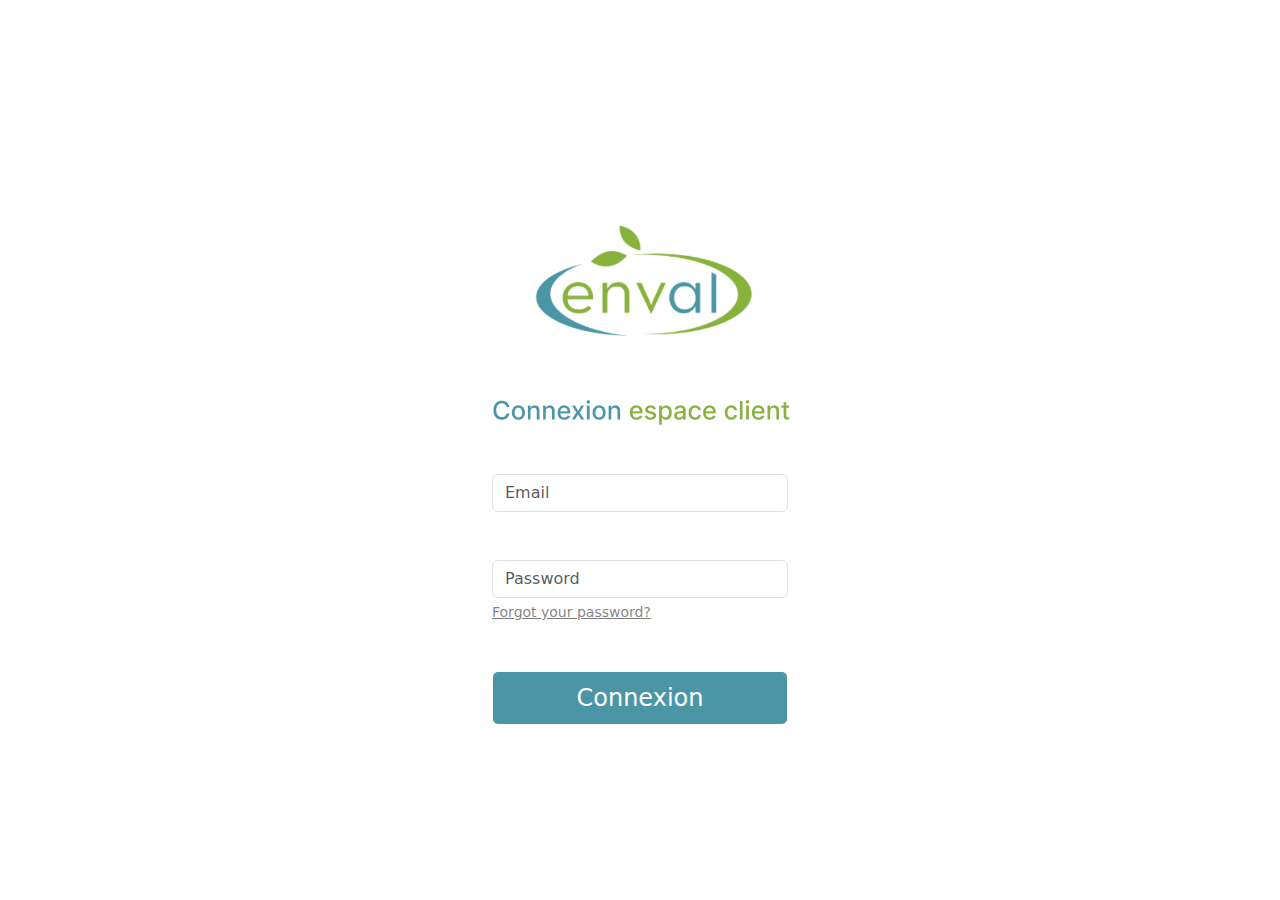
<file: index.html>
<!DOCTYPE html>
<html lang="en">
<head>
    <meta charset="UTF-8">
    <meta http-equiv="X-UA-Compatible" content="IE=edge">
    <meta name="viewport" content="width=device-width, initial-scale=1.0">
    <title>Dashboard</title>
    <link rel="stylesheet" href="https://cdn.jsdelivr.net/npm/bootstrap@5.3.0-alpha2/dist/css/bootstrap.min.css">
    <link rel="stylesheet" href="https://cdn.jsdelivr.net/npm/bootstrap-icons@1.5.0/font/bootstrap-icons.css">

    <link rel="stylesheet" href="style.css">

    <link rel="stylesheet" href="https://cdnjs.cloudflare.com/ajax/libs/font-awesome/6.3.0/css/all.min.css" integrity="sha512-SzlrxWUlpfuzQ+pcUCosxcglQRNAq/DZjVsC0lE40xsADsfeQoEypE+enwcOiGjk/bSuGGKHEyjSoQ1zVisanQ==" crossorigin="anonymous" referrerpolicy="no-referrer" />
    
</head>
<body class="d-flex justify-content-center align-items-center" style="height:100vh">
    <div class="container col-xl-3 col-lg-5 col-md-6 col-sm-7 mt-5 pt-5" style="height: 600px; ">
         <div class="text-center"><img src="Enval logo.png" alt=""></div>
        <form action="">
            <input type="email" class="form-control mt-5" placeholder="Email">
            <input type="password" class="form-control mt-5" placeholder="Password">
            <div class="form-text "><a href="" class="text-black-50">Forgot your password?</a></div>
            <button class="btn form-control mt-5 py-2 text-white text-bold" style="background-color: #4A96A6;"><a href="Dashboard.html" class="text-white text-bold text-decoration-none fs-4 p-5">Connexion</a></button>
            
        </form>
    </div>

</body>
</html>
</file>
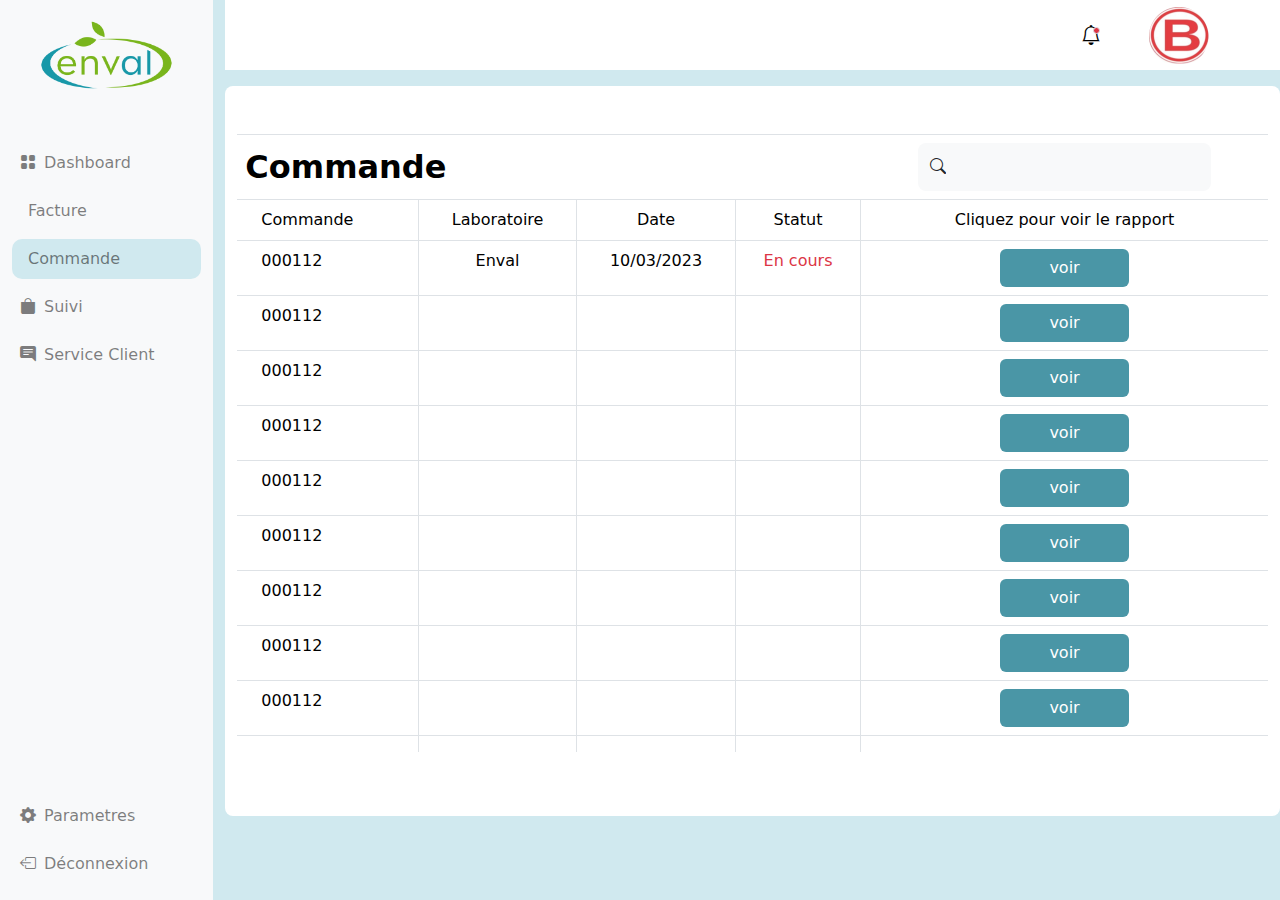
<file: command.html>
<!DOCTYPE html>
<html lang="en">
<head>
    <meta charset="UTF-8">
    <meta http-equiv="X-UA-Compatible" content="IE=edge">
    <meta name="viewport" content="width=device-width, initial-scale=1.0">
    <title>Dashboard</title>
    <link rel="stylesheet" href="https://cdn.jsdelivr.net/npm/bootstrap@5.3.0-alpha2/dist/css/bootstrap.min.css">
    <link rel="stylesheet" href="https://cdn.jsdelivr.net/npm/bootstrap-icons@1.5.0/font/bootstrap-icons.css">

    <link rel="stylesheet" href="style.css">

    <link rel="stylesheet" href="https://cdnjs.cloudflare.com/ajax/libs/font-awesome/6.3.0/css/all.min.css" integrity="sha512-SzlrxWUlpfuzQ+pcUCosxcglQRNAq/DZjVsC0lE40xsADsfeQoEypE+enwcOiGjk/bSuGGKHEyjSoQ1zVisanQ==" crossorigin="anonymous" referrerpolicy="no-referrer" />
    
</head>
<body>
   <div class="container-fluid">
      <div class="row">
         <div class="bg-light col-lg-2 col-md-1 col-2 d-flex flex-column" style="height:100vh">
            <div class="h-50">
               <div class="hearder pb-3">
                  <img src="enval.png" class="w-100 d-none d-lg-block" alt="">
               </div>
               <nav class="">
                <ul class="list-unstyled">
                    <li class="mb-2"><a class="text-decoration-none py-2 d-flex text-black-50" href="Dashboard.html"><i class="bi bi-grid-fill px-2"></i><span class="d-none d-lg-block"> Dashboard</span></a></li>
                    <li class="mb-2"><a class="text-decoration-none py-2 d-flex text-black-50" href="facture.html"><i class="fa-solid fa-file-invoice-dollar px-2"></i><span class="d-none d-lg-block">Facture</span></a></li>
                    <li class="active mb-2"><a class="text-decoration-none py-2 d-flex text-black-50" href="command.html"><i class="fa-solid fa-car px-2 "></i><span class="d-none d-lg-block">Commande</span></a></li>
                    <li class="mb-2"><a class="text-decoration-none py-2 d-flex text-black-50" href="suivi.html"><i class="bi bi-bag-fill px-2"></i><span class="d-none d-lg-block">Suivi</span></a></li>
                    <li class="mb-2"><a class="text-decoration-none py-2 d-flex text-black-50" href="service.html"><i class="bi bi-chat-right-text-fill px-2"></i><span class="d-none d-lg-block">Service Client</span></a></li>
                </ul>
               </nav>
           </div>
           <div class="d-flex flex-column justify-content-end h-50">
               <nav class="">
                <ul class="list-unstyled">
                    <li class="mb-2"><a class="text-decoration-none py-2 d-flex text-black-50" href="#"><i class="bi bi-gear-fill px-2"></i><span class="d-none d-lg-block">Parametres</span></a></li>
                    <li class="mb-2"><a class="text-decoration-none py-2 d-flex text-black-50" href="index.html"><i class="bi bi-box-arrow-left px-2"></i><span class="d-none d-lg-block">Déconnexion</span></a></li>
                </ul>
               </nav>
           </div>
         </div>
         <div class="col-lg-10 col-md-11 col-10 coll  pe-0" >
             <div class="navbar container-fluid bg-white m-0 p-0">
               <div class="container-fluid navbar-brand pe- d-flex justify-content-end">                 
                  <div class="d-flex px-1">
                     <i class="bi bi-bell"></i>
                     <div class="bg-danger border rounded-circle" style="height:7px; width:7px;margin: 7px 0 0 -8px;" ></div>
                  </div>
                  <div class="text-center p-0">
                     <img src="logo.png" class="rounded-circle w-50" alt="">
                  </div>
              </div>
                 </div>
                 <div class="container-fluid rounded-3 bg-white my-3 py-5">
                  <div class="table-responsive">
                     <table class="table text-black-50">
                        <thead>
                          <tr>
                              <th class="border border-start-0 border-end-0 fs-2" colspan="5">Commande</th>
                              <th class="border border-start-0 border-end-0">
                                <div class="input-group justify-content-center w-100">
                                     <span class="input-group-text border-0 rounded-3 w-75" ><i class="bi bi-search"></i>
                                     <input type="search" class="form-control border-0 bg-light w-100" placeholder="" aria-label="search" aria-describedby="basic-addon1"></span>
                                </div>
                              </th>
                          </tr>
                        </thead>   
                        <tbody>
                            <tr>
                               <td class="text-start border border-start-0  ps-4">Commande</td>
                               <td class="text-center border" colspan="2">Laboratoire</td>
                               <td class="text-center border">Date</td>
                               <td class="text-center border">Statut</td>
                               <td class="text-center border border-end-0">Cliquez pour voir le rapport</td>
                            </tr>
                            <tr>
                               <td class="text-start border border-start-0 ps-4">000112</td>
                               <td class="text-center border" colspan="2">Enval</td>
                               <td class="text-center border" >10/03/2023</td>
                               <td class="text-center border text-danger">En cours</td>
                               <td class="text-center border border-end-0"><button type="button" class="btn text-white bouton px-5">voir</button>
                              </td>
                            </tr>
                            <tr>
                               <td class="text-start border border-start-0 ps-4">000112</td>
                               <td class="text-center border" colspan="2"></td>
                               <td class="text-center border" ></td>
                               <td class="text-center border"></td>
                               <td class="text-center border border-end-0"><button class="btn text-white bouton px-5">voir</button></td>
                            </tr>
                            <tr>
                               <td class="text-start border border-start-0 ps-4">000112</td>
                               <td class="text-center border" colspan="2"></td>
                               <td class="text-center border" ></td>
                               <td class="text-center border"></td>
                               <td class="text-center border border-end-0"><button class="btn text-white bouton px-5">voir</button></td>
                            </tr>
                            <tr>
                               <td class="text-start border border-start-0 ps-4">000112</td>
                               <td class="text-center border" colspan="2"></td>
                               <td class="text-center border" ></td>
                               <td class="text-center border"></td>
                               <td class="text-center border border-end-0"><button class="btn text-white bouton px-5">voir</button></td>
                            </tr>
                            <tr>
                               <td class="text-start border border-start-0 ps-4">000112</td>
                               <td class="text-center border" colspan="2"></td>
                               <td class="text-center border" ></td>
                               <td class="text-center border"></td>
                               <td class="text-center border border-end-0"><button class="btn text-white bouton px-5">voir</button></td>
                            </tr>
                            <tr>
                               <td class="text-start border border-start-0 ps-4">000112</td>
                               <td class="text-center border" colspan="2"></td>
                               <td class="text-center border" ></td>
                               <td class="text-center border"></td>
                               <td class="text-center border border-end-0"><button class="btn text-white bouton px-5">voir</button></td>
                            </tr>
                            <tr>
                               <td class="text-start border border-start-0 ps-4">000112</td>
                               <td class="text-center border" colspan="2"></td>
                               <td class="text-center border" ></td>
                               <td class="text-center border"></td>
                               <td class="text-center border border-end-0"><button class="btn text-white bouton px-5">voir</button></td>
                            </tr>
                            <tr>
                               <td class="text-start border border-start-0 ps-4">000112</td>
                               <td class="text-center border" colspan="2"></td>
                               <td class="text-center border" ></td>
                               <td class="text-center border"></td>
                               <td class="text-center border border-end-0"><button class="btn text-white bouton px-5">voir</button></td>
                            </tr>
                            <tr>
                               <td class="text-start border border-start-0 ps-4">000112</td>
                               <td class="text-center border" colspan="2"></td>
                               <td class="text-center border" ></td>
                               <td class="text-center border"></td>
                               <td class="text-center border border-end-0"><button class="btn text-white bouton px-5">voir</button></td>
                            </tr>
                            <tr>
                               <td class="text-center border border-bottom-0 border-start-0"></td>
                               <td class="text-center border border-bottom-0" colspan="2"></td>
                               <td class="text-center border border-bottom-0" ></td>
                               <td class="text-center border border-bottom-0"></td>
                               <td class="text-center border border-bottom-0 border-end-0"></td>
                            </tr>
                        </tbody>
                      </table>
                  </div>
                 
               </div>
         </div>

      </div>

   </div>
         
</body>
</html>
</file>
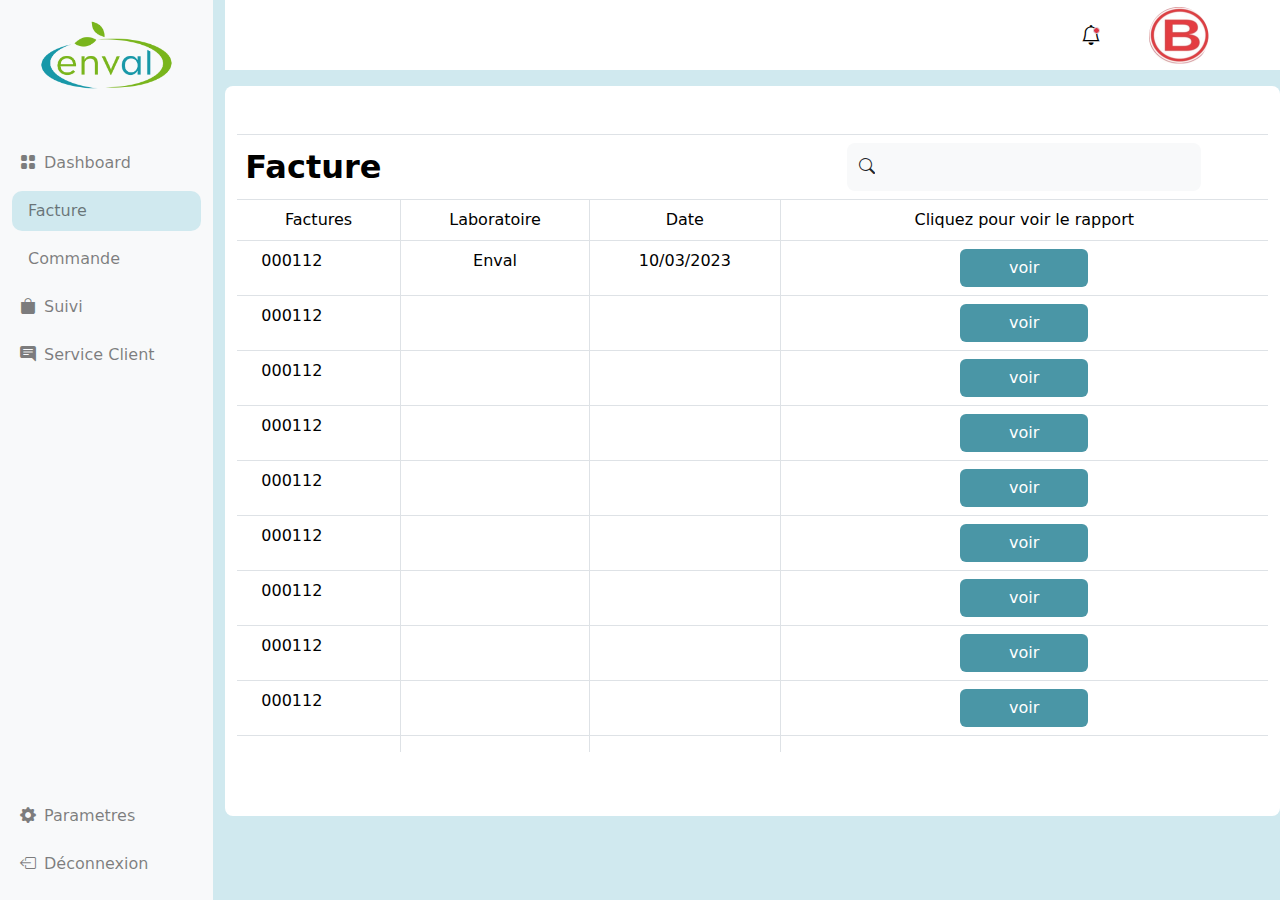
<file: facture.html>
<!DOCTYPE html>
<html lang="en">
<head>
    <meta charset="UTF-8">
    <meta http-equiv="X-UA-Compatible" content="IE=edge">
    <meta name="viewport" content="width=device-width, initial-scale=1.0">
    <title>Dashboard</title>
    <link rel="stylesheet" href="https://cdn.jsdelivr.net/npm/bootstrap@5.3.0-alpha2/dist/css/bootstrap.min.css">
    <link rel="stylesheet" href="https://cdn.jsdelivr.net/npm/bootstrap-icons@1.5.0/font/bootstrap-icons.css">

    <link rel="stylesheet" href="style.css">

    <link rel="stylesheet" href="https://cdnjs.cloudflare.com/ajax/libs/font-awesome/6.3.0/css/all.min.css" integrity="sha512-SzlrxWUlpfuzQ+pcUCosxcglQRNAq/DZjVsC0lE40xsADsfeQoEypE+enwcOiGjk/bSuGGKHEyjSoQ1zVisanQ==" crossorigin="anonymous" referrerpolicy="no-referrer" />
    
</head>
<body>
   <div class="container-fluid">
      <div class="row">
         <div class="bg-light col-lg-2 col-md-1 col-2 d-flex flex-column" style="height:100vh">
            <div class="h-50">
               <div class="hearder pb-3">
                  <img src="enval.png" class="w-100 d-none d-lg-block" alt="">
               </div>
               <nav class="">
                <ul class="list-unstyled">
                    <li class="mb-2"><a class="text-decoration-none py-2 d-flex text-black-50" href="Dashboard.html"><i class="bi bi-grid-fill px-2"></i><span class="d-none d-lg-block"> Dashboard</span></a></li>
                    <li class="active mb-2"><a class="text-decoration-none py-2 d-flex text-black-50" href="facture.html"><i class="fa-solid fa-file-invoice-dollar px-2"></i><span class="d-none d-lg-block">Facture</span></a></li>
                    <li class="mb-2"><a class="text-decoration-none py-2 d-flex text-black-50" href="command.html"><i class="fa-solid fa-car px-2 "></i><span class="d-none d-lg-block">Commande</span></a></li>
                    <li class="mb-2"><a class="text-decoration-none py-2 d-flex text-black-50" href="suivi.html"><i class="bi bi-bag-fill px-2"></i><span class="d-none d-lg-block">Suivi</span></a></li>
                    <li class="mb-2"><a class="text-decoration-none py-2 d-flex text-black-50" href="service.html"><i class="bi bi-chat-right-text-fill px-2"></i><span class="d-none d-lg-block">Service Client</span></a></li>
                </ul>
               </nav>
           </div>
           <div class="d-flex flex-column justify-content-end h-50">
               <nav class="">
                <ul class="list-unstyled">
                    <li class="mb-2"><a class="text-decoration-none py-2 d-flex text-black-50" href="#"><i class="bi bi-gear-fill px-2"></i><span class="d-none d-lg-block">Parametres</span></a></li>
                    <li class="mb-2"><a class="text-decoration-none py-2 d-flex text-black-50" href="index.html"><i class="bi bi-box-arrow-left px-2"></i><span class="d-none d-lg-block">Déconnexion</span></a></li>
                </ul>
               </nav>
           </div>
         </div>
         <div class="col-lg-10 col-md-11 col-10 coll  pe-0" >
             <div class="navbar container-fluid bg-white m-0 p-0">
                  <div class="container-fluid navbar-brand pe- d-flex justify-content-end">                 
                     <div class="d-flex px-1">
                        <i class="bi bi-bell"></i>
                        <div class="bg-danger border rounded-circle" style="height:7px; width:7px;margin: 7px 0 0 -8px;" ></div>
                     </div>
                     <div class="text-center p-0">
                        <img src="logo.png" class="rounded-circle w-50" alt="">
                     </div>
                  </div>
                 </div>
                  <div class="container-fluid rounded-3 bg-white my-3 py-5">
                     <div class="table-responsive">
                        <table class="table text-black-50">
                           <thead>
                             <tr>
                                 <th class="border border-start-0 border-end-0 fs-2" colspan="4">Facture</th>
                                 <th class="border border-end-0 border-start-0 ">
                                 <!-- <input type="search" class="form-control border-0 bg-light w-75 float-end me-4" placeholder="&#xF52A" style="font-family:Arial, bootstrap-icons;"> -->
                                 <div class="input-group justify-content-center w-100">
                                    <span class="input-group-text border-0 rounded-3 w-75" ><i class="bi bi-search"></i>
                                    <input type="search" class="form-control border-0 bg-light w-100" placeholder="" aria-label="search" aria-describedby="basic-addon1"></span>
                                 </div>
                                 </th>
                             </tr>
                           </thead>   
                           <tbody>
                               <tr>
                                  <td class="border border-start-0 text-center">Factures</td>
                                  <td class="border text-center" colspan="2">Laboratoire</td>
                                  <td class="border text-center">Date</td>
                                  <td class="border border-end-0 text-center">Cliquez pour voir le rapport</td>
                               </tr>
                               <tr>
                                  <td class="border border-start-0 text-start ps-4">000112</td>
                                  <td class="border text-center" colspan="2">Enval</td>
                                  <td class="border text-center" >10/03/2023</td>
                                  <td class="border border-end-0 text-center"><button class="btn bouton text-white px-5">voir</button></td>
                               </tr>
                               <tr>
                                  <td class="border border-start-0 text-start ps-4">000112</td>
                                  <td class="border text-center" colspan="2"></td>
                                  <td class="border text-center" ></td>
                                  <td class="border border-end-0 text-center"><button class="btn bouton text-white px-5">voir</button></td>
                               </tr>
                               <tr>
                                  <td class="border border-start-0 text-start ps-4">000112</td>
                                  <td class="border text-center" colspan="2"></td>
                                  <td class="border text-center" ></td>
                                  <td class="border border-end-0 text-center"><button class="btn bouton text-white px-5">voir</button></td>
                               </tr>
                               <tr>
                                  <td class="border border-start-0 text-start ps-4">000112</td>
                                  <td class="border text-center" colspan="2"></td>
                                  <td class="border text-center" ></td>
                                  <td class="border border-end-0 text-center"><button class="btn bouton text-white px-5">voir</button></td>
                               </tr>
                               <tr>
                                  <td class="border border-start-0 text-start ps-4">000112</td>
                                  <td class="border text-center" colspan="2"></td>
                                  <td class="border text-center" ></td>
                                  <td class="border border-end-0 text-center"><button class="btn bouton text-white px-5">voir</button></td>
                               </tr>
                               <tr>
                                  <td class="border border-start-0 text-start ps-4">000112</td>
                                  <td class="border text-center" colspan="2"></td>
                                  <td class="border text-center" ></td>
                                  <td class="border border-end-0 text-center"><button class="btn bouton text-white px-5">voir</button></td>
                               </tr>
                               <tr>
                                  <td class="border border-start-0 text-start ps-4">000112</td>
                                  <td class="border text-center" colspan="2"></td>
                                  <td class="border text-center" ></td>
                                  <td class="border border-end-0 text-center"><button class="btn bouton text-white px-5">voir</button></td>
                               </tr>
                               <tr>
                                  <td class="border border-start-0 text-start ps-4">000112</td>
                                  <td class="border text-center" colspan="2"></td>
                                  <td class="border text-center" ></td>
                                  <td class="border border-end-0 text-center"><button class="btn bouton text-white px-5">voir</button></td>
                               </tr>
                               <tr>
                                  <td class="border border-start-0 text-start ps-4">000112</td>
                                  <td class="border text-center" colspan="2"></td>
                                  <td class="border text-center" ></td>
                                  <td class="border border-end-0 text-center"><button class="btn bouton text-white px-5">voir</button></td>
                               </tr>
                               <tr>
                                  <td class="border border-start-0 border-bottom-0 text-center"></td>
                                  <td class="border text-center border-bottom-0" colspan="2"></td>
                                  <td class="border text-center border-bottom-0" ></td>
                                  <td class="border border-end-0 border-bottom-0 text-center"></td>
                               </tr>
                           </tbody>
                         </table>
                     </div>
                  </div> 
         </div>

      </div>

   </div>
         
</body>
</html>
</file>
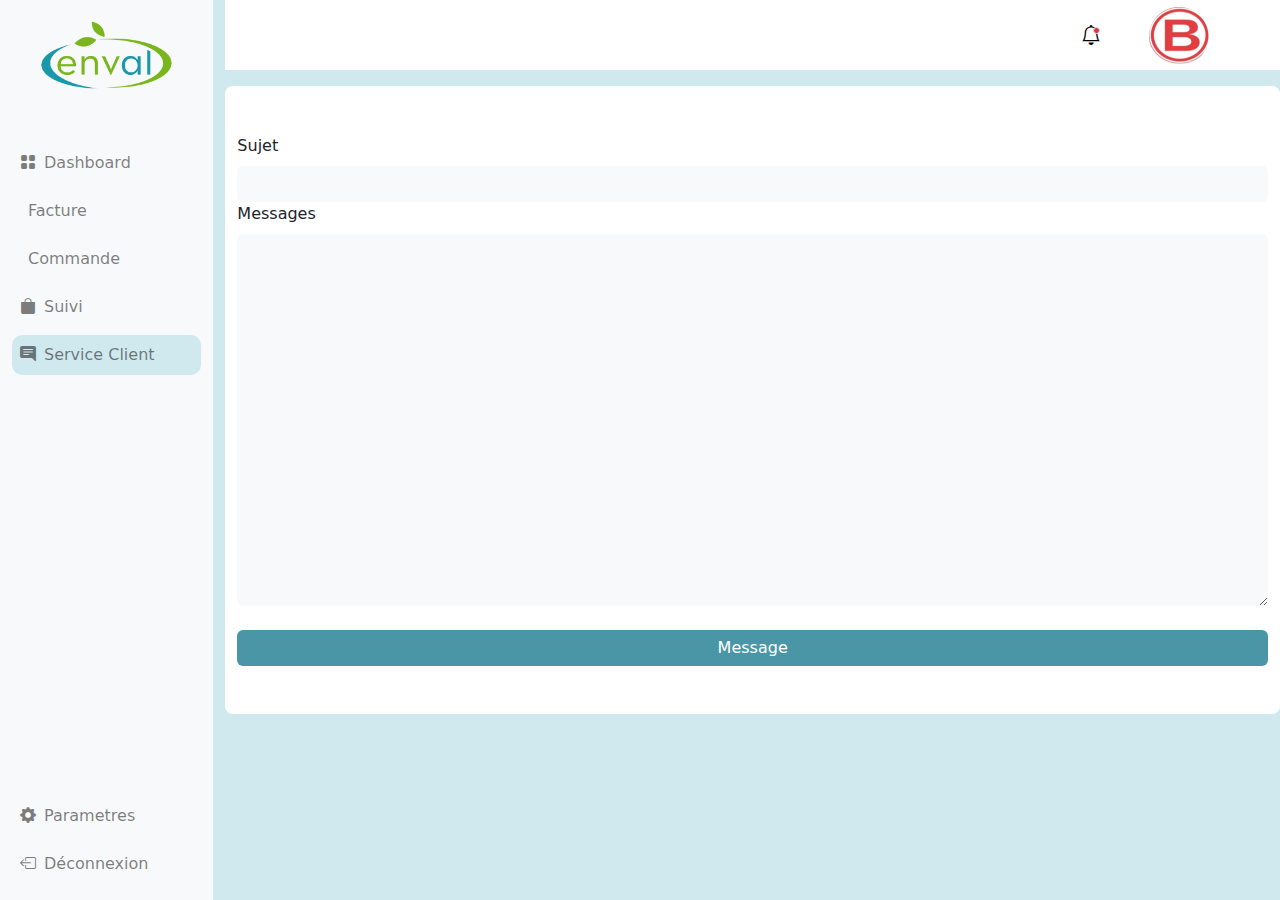
<file: service.html>
<!DOCTYPE html>
<html lang="en">
<head>
    <meta charset="UTF-8">
    <meta http-equiv="X-UA-Compatible" content="IE=edge">
    <meta name="viewport" content="width=device-width, initial-scale=1.0">
    <title>Dashboard</title>
    <link rel="stylesheet" href="https://cdn.jsdelivr.net/npm/bootstrap@5.3.0-alpha2/dist/css/bootstrap.min.css">
    <link rel="stylesheet" href="https://cdn.jsdelivr.net/npm/bootstrap-icons@1.5.0/font/bootstrap-icons.css">

    <link rel="stylesheet" href="style.css">

    <link rel="stylesheet" href="https://cdnjs.cloudflare.com/ajax/libs/font-awesome/6.3.0/css/all.min.css" integrity="sha512-SzlrxWUlpfuzQ+pcUCosxcglQRNAq/DZjVsC0lE40xsADsfeQoEypE+enwcOiGjk/bSuGGKHEyjSoQ1zVisanQ==" crossorigin="anonymous" referrerpolicy="no-referrer" />
    
</head>
<body>
   <div class="container-fluid">
      <div class="row">
         <div class="bg-light col-lg-2 col-md-1 col-2 d-flex flex-column" style="height:100vh">
            <div class="h-50">
               <div class="hearder pb-3">
                  <img src="enval.png" class="w-100 d-none d-lg-block" alt="">
               </div>
               <nav class="">
                <ul class="list-unstyled">
                    <li class="mb-2"><a class="text-decoration-none py-2 d-flex text-black-50" href="Dashboard.html"><i class="bi bi-grid-fill px-2"></i><span class="d-none d-lg-block"> Dashboard</span></a></li>
                    <li class="mb-2"><a class="text-decoration-none py-2 d-flex text-black-50" href="facture.html"><i class="fa-solid fa-file-invoice-dollar px-2"></i><span class="d-none d-lg-block">Facture</span></a></li>
                    <li class="mb-2"><a class="text-decoration-none py-2 d-flex text-black-50" href="command.html"><i class="fa-solid fa-car px-2 "></i><span class="d-none d-lg-block">Commande</span></a></li>
                    <li class="mb-2"><a class="text-decoration-none py-2 d-flex text-black-50" href="suivi.html"><i class="bi bi-bag-fill px-2"></i><span class="d-none d-lg-block">Suivi</span></a></li>
                    <li class="active mb-2"><a class="text-decoration-none py-2 d-flex text-black-50" href="service.html"><i class="bi bi-chat-right-text-fill px-2"></i><span class="d-none d-lg-block">Service Client</span></a></li>
                </ul>
               </nav>
           </div>
           <div class="d-flex flex-column justify-content-end h-50">
               <nav class="">
                <ul class="list-unstyled">
                    <li class="mb-2"><a class="text-decoration-none py-2 d-flex text-black-50" href="#"><i class="bi bi-gear-fill px-2"></i><span class="d-none d-lg-block">Parametres</span></a></li>
                    <li class="mb-2"><a class="text-decoration-none py-2 d-flex text-black-50" href="index.html"><i class="bi bi-box-arrow-left px-2"></i><span class="d-none d-lg-block">Déconnexion</span></a></li>
                </ul>
               </nav>
           </div>
         </div>
         <div class="col-lg-10 col-md-11 col-10 coll  pe-0" >
             <div class="navbar container-fluid bg-white m-0 p-0">
               <div class="container-fluid navbar-brand pe- d-flex justify-content-end">                 
                  <div class="d-flex px-1">
                     <i class="bi bi-bell"></i>
                     <div class="bg-danger border rounded-circle" style="height:7px; width:7px;margin: 7px 0 0 -8px;" ></div>
                  </div>
                  <div class="text-center p-0">
                     <img src="logo.png" class="rounded-circle w-50" alt="">
                  </div>
               </div>
                 </div>
                 <div class="container-fluid rounded-3 bg-white my-3 me-5 d-flex flex-column">
                    
                    <form action="" class="contact-form py-5">
                     <div>
                         <label class="form-label" for="">Sujet</label>
                         <input class="form-control bg-light border-0" type="text" title="sujet">
                     </div>
                     <div>
                         <label for="" class="form-label">Messages</label>
                         <textarea title="messages" class="form-control bg-light border-0" rows="15"></textarea>
                     </div>
                     <div class="pt-4">
                        <button type="button" class="btn btn-primary border-0" style="width:100%; background-color: #4A96A6;">Message</button>
                     </div>
                    </form>
 
                     
 
             
                  </div> 
         </div>

      </div>

   </div>
         
</body>
</html>
</file>
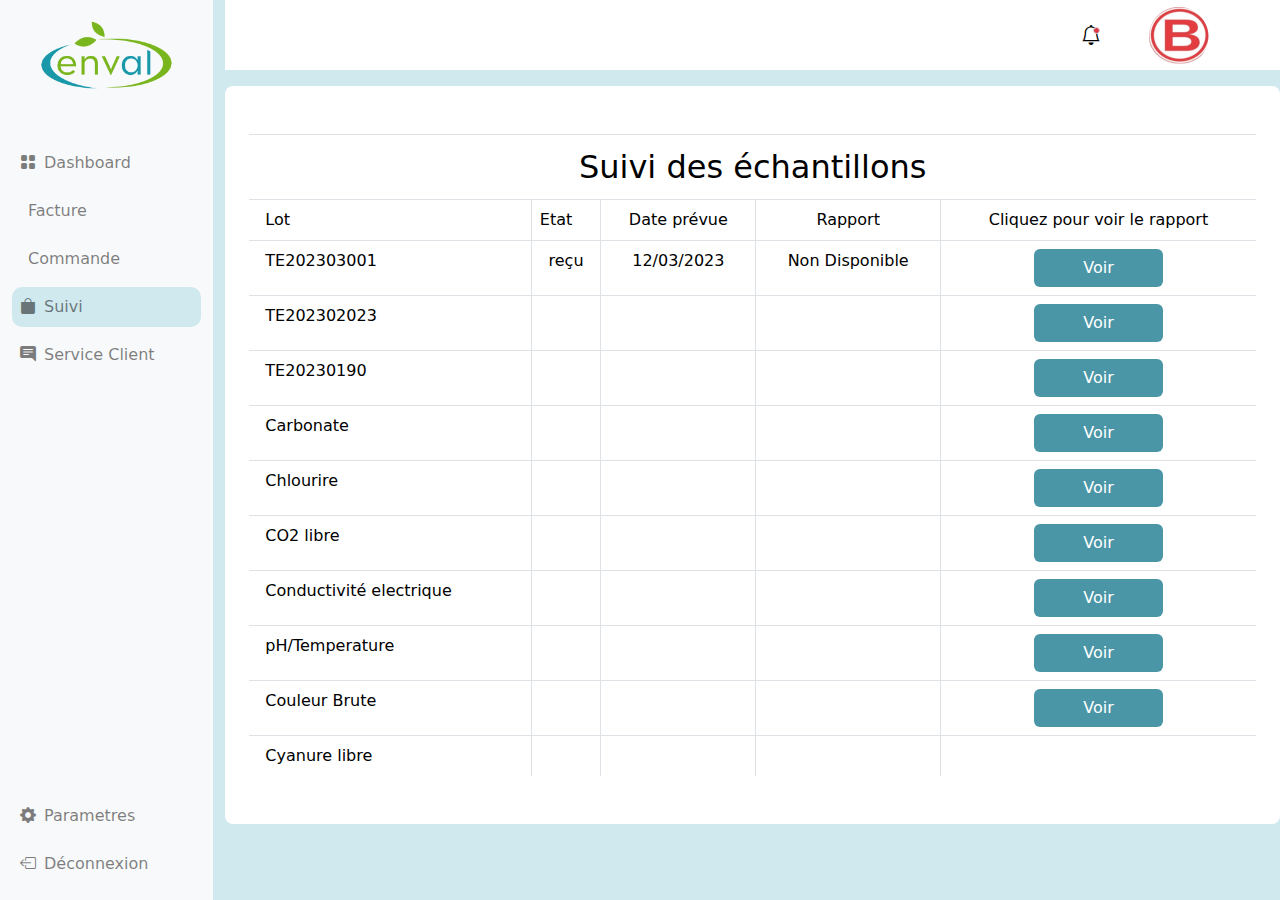
<file: suivi.html>
<!DOCTYPE html>
<html lang="en">
<head>
    <meta charset="UTF-8">
    <meta http-equiv="X-UA-Compatible" content="IE=edge">
    <meta name="viewport" content="width=device-width, initial-scale=1.0">
    <title>Dashboard</title>
    <link rel="stylesheet" href="https://cdn.jsdelivr.net/npm/bootstrap@5.3.0-alpha2/dist/css/bootstrap.min.css">
    <link rel="stylesheet" href="https://cdn.jsdelivr.net/npm/bootstrap-icons@1.5.0/font/bootstrap-icons.css">

    <link rel="stylesheet" href="style.css">

    <link rel="stylesheet" href="https://cdnjs.cloudflare.com/ajax/libs/font-awesome/6.3.0/css/all.min.css" integrity="sha512-SzlrxWUlpfuzQ+pcUCosxcglQRNAq/DZjVsC0lE40xsADsfeQoEypE+enwcOiGjk/bSuGGKHEyjSoQ1zVisanQ==" crossorigin="anonymous" referrerpolicy="no-referrer" />
    
</head>
<body>
   <div class="container-fluid">
      <div class="row">
         <div class="bg-light col-lg-2 col-md-1 col-2 d-flex flex-column" style="height:100vh">
            <div class="h-50">
               <div class="hearder pb-3">
                  <img src="enval.png" class="w-100 d-none d-lg-block" alt="">
               </div>
               <nav class="">
                <ul class="list-unstyled">
                    <li class="mb-2"><a class="text-decoration-none py-2 d-flex text-black-50" href="Dashboard.html"><i class="bi bi-grid-fill px-2"></i><span class="d-none d-lg-block"> Dashboard</span></a></li>
                    <li class="mb-2"><a class="text-decoration-none py-2 d-flex text-black-50" href="facture.html"><i class="fa-solid fa-file-invoice-dollar px-2"></i><span class="d-none d-lg-block">Facture</span></a></li>
                    <li class="mb-2"><a class="text-decoration-none py-2 d-flex text-black-50" href="command.html"><i class="fa-solid fa-car px-2 "></i><span class="d-none d-lg-block">Commande</span></a></li>
                    <li class="active mb-2"><a class="text-decoration-none py-2 d-flex text-black-50" href="suivi.html"><i class="bi bi-bag-fill px-2"></i><span class="d-none d-lg-block">Suivi</span></a></li>
                    <li class="mb-2"><a class="text-decoration-none py-2 d-flex text-black-50" href="service.html"><i class="bi bi-chat-right-text-fill px-2"></i><span class="d-none d-lg-block">Service Client</span></a></li>
                </ul>
               </nav>
           </div>
           <div class="d-flex flex-column justify-content-end h-50">
               <nav class="">
                <ul class="list-unstyled">
                    <li class="mb-2"><a class="text-decoration-none py-2 d-flex text-black-50" href="#"><i class="bi bi-gear-fill px-2"></i><span class="d-none d-lg-block">Parametres</span></a></li>
                    <li class="mb-2"><a class="text-decoration-none py-2 d-flex text-black-50" href="index.html"><i class="bi bi-box-arrow-left px-2"></i><span class="d-none d-lg-block">Déconnexion</span></a></li>
                </ul>
               </nav>
           </div>
         </div>
         <div class="col-lg-10 col-md-11 col-10 coll  pe-0" >
             <div class="navbar container-fluid bg-white m-0 p-0">
                <div class="container-fluid navbar-brand pe- d-flex justify-content-end">                 
                    <div class="d-flex px-1">
                       <i class="bi bi-bell"></i>
                       <div class="bg-danger border rounded-circle" style="height:7px; width:7px;margin: 7px 0 0 -8px;" ></div>
                    </div>
                    <div class="text-center p-0">
                       <img src="logo.png" class="rounded-circle w-50" alt="">
                    </div>
                </div>
                 </div>
                 <div class="container-fluid rounded-3 bg-white px-4 my-3 me-5">  
                    

                    <div class="table-responsive ">
                        <table class="table my-5 text-black-50">
                            <thead>
                                <td class="text-center border border-start-0 border-end-0 fs-2" colspan="5">Suivi des échantillons</td>
                            </thead>
                            <tbody>
                                <tr>
                                   <td class="text-start border border-start-0 ps-3">Lot</td>
                                   <td class="text-start border ">Etat</td>
                                   <td class="text-center border ">Date prévue</td>
                                   <td class="text-center border ">Rapport</td>
                                   <td class="text-center border border-end-0">Cliquez pour voir le rapport</td>
                                </tr>

                                <tr>
                                    <td class="border border-start-0 ps-3">TE202303001</td>
                                    <td class="text-center border">reçu</td>
                                    <td class="text-center border">12/03/2023</td>
                                    <td class="text-center border">Non Disponible</td>
                                    <td class="text-center border border-end-0"><a href="suividetails.html"><button  class="btn bouton text-white px-5"> Voir</button></a></td>
                                </tr>
                                <tr>
                                    <td class="ps-3">TE202302023</td>
                                    <td class="text-center border"></td>
                                    <td class="text-center border"></td>
                                    <td class="text-center border"></td>
                                    <td class="text-center border border-end-0"><button class="btn bouton text-white px-5"> Voir</button></td>
                                </tr>
                                <tr>
                                    <td class="ps-3">TE20230190</td>
                                    <td class="text-center border"></td>
                                    <td class="text-center border"></td>
                                    <td class="text-center border"></td>
                                    <td class="text-center border-end-0"><button class="btn bouton text-white px-5"> Voir</button></td>
                                </tr>
                                <tr>
                                    <td class="ps-3">Carbonate</td>
                                    <td class="text-center border"></td>
                                    <td class="text-center border"></td>
                                    <td class="text-center border"></td>
                                    <td class="text-center border-end-0"><button class="btn bouton text-white px-5"> Voir</button></td>
                                </tr>
                                <tr>
                                    <td class="ps-3">Chlourire</td>
                                    <td class="text-center border"></td>
                                    <td class="text-center border"></td>
                                    <td class="text-center border"></td>
                                    <td class="text-center border-end-0"><button class="btn bouton text-white px-5"> Voir</button></td>
                                </tr>
                                <tr>
                                    <td class="ps-3">CO2 libre</td>
                                    <td class="text-center border"></td>
                                    <td class="text-center border"></td>
                                    <td class="text-center border"></td>
                                    <td class="text-center border-end-0"><button class="btn bouton text-white px-5"> Voir</button></td>
                                </tr>
                                <tr>
                                    <td class="ps-3">Conductivité electrique</td>
                                    <td class="text-center border"></td>
                                    <td class="text-center border"></td>
                                    <td class="text-center border"></td>
                                    <td class="text-center border-end-0"><button class="btn bouton text-white px-5"> Voir</button></td>
                                </tr>
                                <tr>
                                    <td class="ps-3">pH/Temperature</td>
                                    <td class="text-center border"></td>
                                    <td class="text-center border"></td>
                                    <td class="text-center border"></td>
                                    <td class="text-center border-end-0"><button class="btn bouton text-white px-5"> Voir</button></td>
                                </tr>
                                <tr>
                                    <td class="ps-3">Couleur Brute</td>
                                    <td class="text-center border"></td>
                                    <td class="text-center border"></td>
                                    <td class="text-center border"></td>
                                    <td class="text-center border-end-0"><button class="btn bouton text-white px-5"> Voir</button></td>
                                </tr>
                                <tr>
                                    <td class="border border-start-0 border-bottom-0 ps-3">Cyanure libre</td>
                                    <td class="text-center border border-bottom-0"></td>
                                    <td class="text-center border border-bottom-0"></td>
                                    <td class="text-center border border-bottom-0"></td>
                                    <td class="text-center border  border-end-0 border-bottom-0 "></td>
                                </tr>
                            </tbody>

                        </table>
                    </div>
                    

        
                  </div>
         </div>

      </div>

   </div>
         
</body>
</html>
</file>
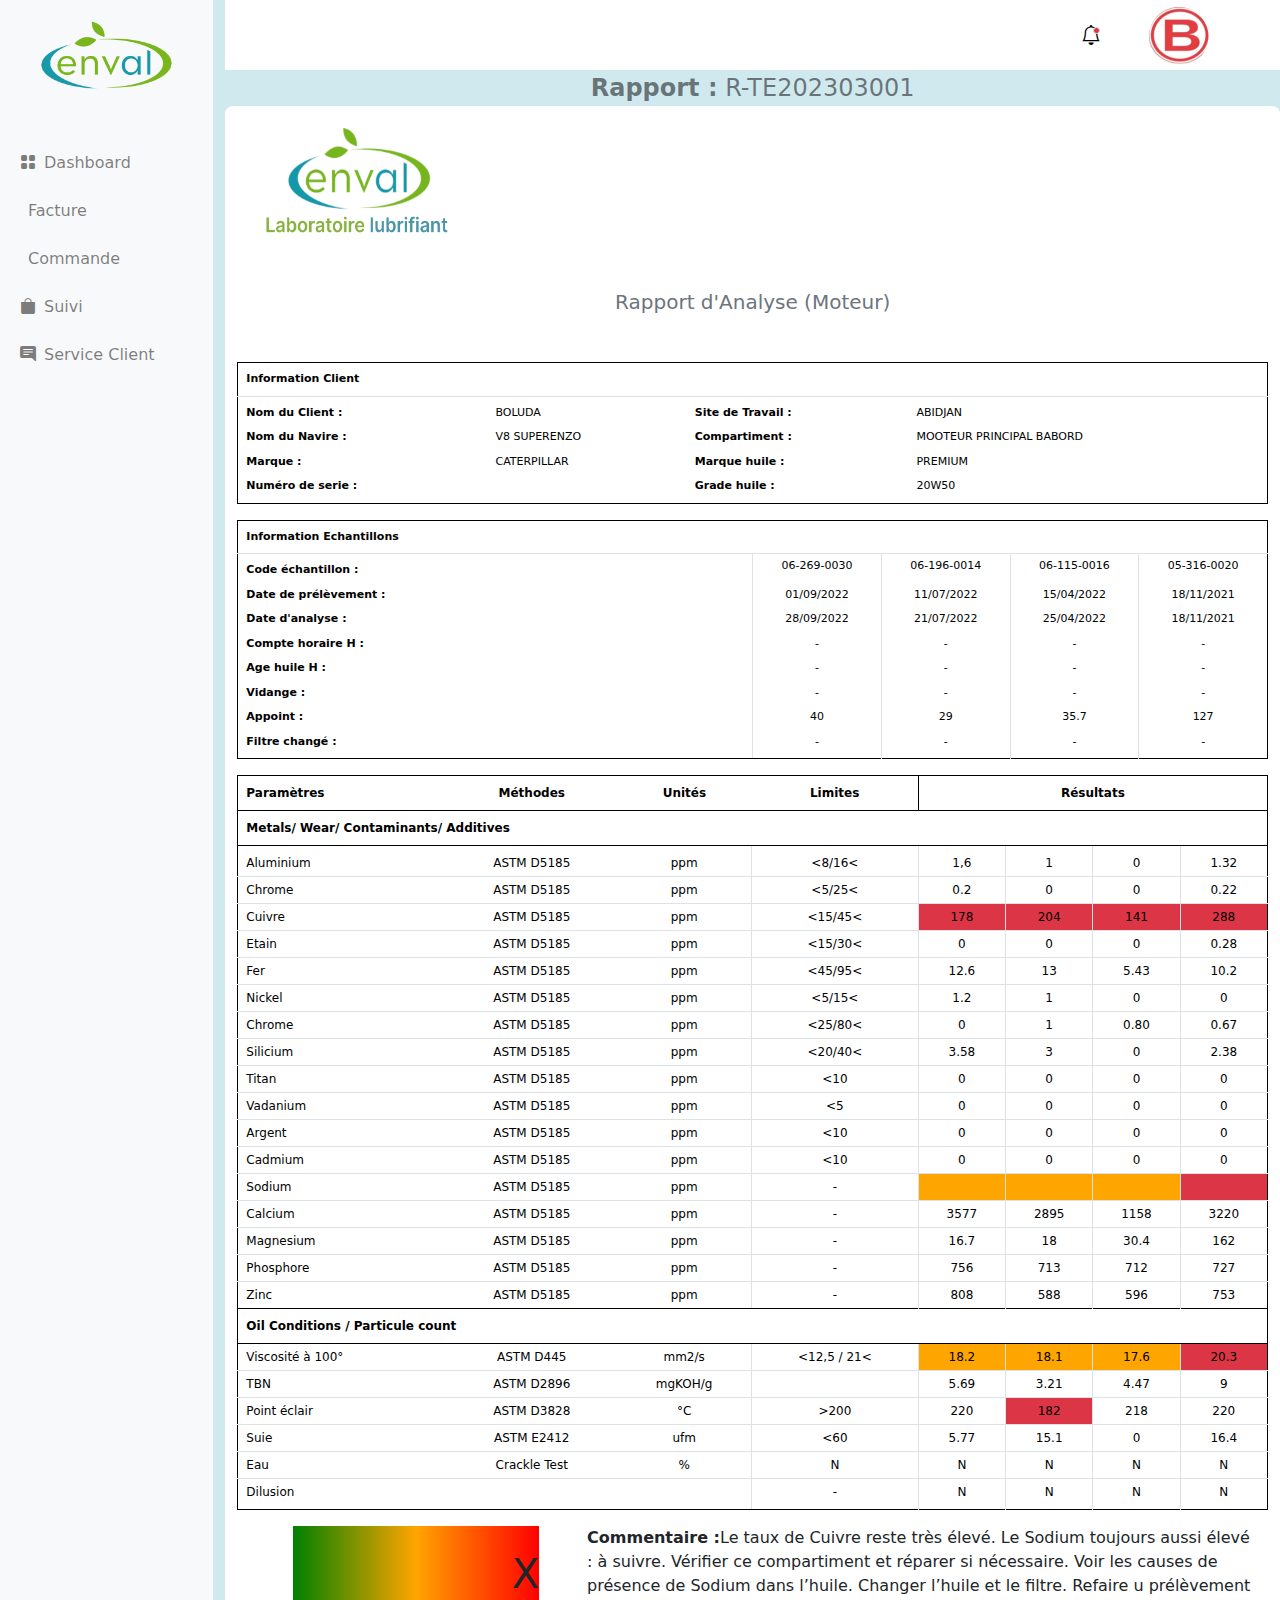
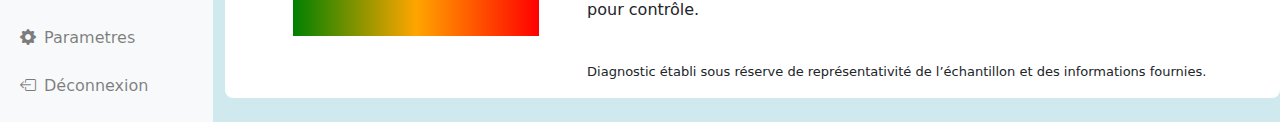
<file: suividetails.html>
<!DOCTYPE html>
<html lang="en">
<head>
    <meta charset="UTF-8">
    <meta http-equiv="X-UA-Compatible" content="IE=edge">
    <meta name="viewport" content="width=device-width, initial-scale=1.0">
    <title>Dashboard</title>
    <link rel="stylesheet" href="https://cdn.jsdelivr.net/npm/bootstrap@5.3.0-alpha2/dist/css/bootstrap.min.css">
    <link rel="stylesheet" href="https://cdn.jsdelivr.net/npm/bootstrap-icons@1.5.0/font/bootstrap-icons.css">

    <link rel="stylesheet" href="style.css">

    <link rel="stylesheet" href="https://cdnjs.cloudflare.com/ajax/libs/font-awesome/6.3.0/css/all.min.css" integrity="sha512-SzlrxWUlpfuzQ+pcUCosxcglQRNAq/DZjVsC0lE40xsADsfeQoEypE+enwcOiGjk/bSuGGKHEyjSoQ1zVisanQ==" crossorigin="anonymous" referrerpolicy="no-referrer" />
    
</head>
<body>
   <div class="container-fluid">
      <div class="row">
         <div class="bg-light col-lg-2 col-md-1 col-2 d-flex flex-column">
            <div class="h-50">
               <div class="hearder pb-3">
                  <img src="enval.png" class="w-100 d-none d-lg-block" alt="">
               </div>
               <nav class="">
                <ul class="list-unstyled">
                    <li class="mb-2"><a class="text-decoration-none py-2 d-flex text-black-50" href="Dashboard.html"><i class="bi bi-grid-fill px-2"></i><span class="d-none d-lg-block"> Dashboard</span></a></li>
                    <li class="mb-2"><a class="text-decoration-none py-2 d-flex text-black-50" href="facture.html"><i class="fa-solid fa-file-invoice-dollar px-2"></i><span class="d-none d-lg-block">Facture</span></a></li>
                    <li class="mb-2"><a class="text-decoration-none py-2 d-flex text-black-50" href="command.html"><i class="fa-solid fa-car px-2 "></i><span class="d-none d-lg-block">Commande</span></a></li>
                    <li class="mb-2"><a class="text-decoration-none py-2 d-flex text-black-50" href="suivi.html"><i class="bi bi-bag-fill px-2"></i><span class="d-none d-lg-block">Suivi</span></a></li>
                    <li class="mb-2"><a class="text-decoration-none py-2 d-flex text-black-50" href="service.html"><i class="bi bi-chat-right-text-fill px-2"></i><span class="d-none d-lg-block">Service Client</span></a></li>
                </ul>
               </nav>
           </div>
           <div class="d-flex flex-column justify-content-end h-50">
               <nav class="">
                <ul class="list-unstyled">
                    <li class="mb-2"><a class="text-decoration-none py-2 d-flex text-black-50" href="#"><i class="bi bi-gear-fill px-2"></i><span class="d-none d-lg-block">Parametres</span></a></li>
                    <li class="mb-2"><a class="text-decoration-none py-2 d-flex text-black-50" href="index.html"><i class="bi bi-box-arrow-left px-2"></i><span class="d-none d-lg-block">Déconnexion</span></a></li>
                </ul>
               </nav>
           </div>
         </div>
         <div class="col-lg-10 col-md-11 col-10 coll  pe-0" >
             <div class="navbar container-fluid bg-white m-0 p-0">
                <div class="container-fluid navbar-brand pe- d-flex justify-content-end">                 
                    <div class="d-flex px-1">
                       <i class="bi bi-bell"></i>
                       <div class="bg-danger border rounded-circle" style="height:7px; width:7px;margin: 7px 0 0 -8px;" ></div>
                    </div>
                    <div class="text-center p-0">
                       <img src="logo.png" class="rounded-circle w-50" alt="">
                    </div>
                </div>
                </div>
                 <p class="text-center fs-4 m-0 text-black-50"> <strong>Rapport :</strong>  R-TE202303001</p>
                 <div class="container-fluid rounded-3 bg-white  mb-4 me-5">
                    <img class=" mt-3 ms-3" style="width: 200px; height:120px;" src="lubrifiant.png" alt="">
                    <h1 class="text-center text-secondary my-5 fs-5">Rapport d'Analyse (Moteur)</h1>
                    <div class="table-responsive">
                        <table class="table border border-black table-responsive" style="font-size: 11px;">
                            <thead>
                                <tr  class="coll border border-top-0 border-start-0 border-end-0">
                                    <th colspan="4">Information Client </th>
                                </tr>
                            </thead>
                            <tbody>
                                <tr>
                                    <th class="border border-0 pb-1">Nom du Client :</th>
                                    <td class="border border-0 pb-1">BOLUDA</td>
                                    <th class="border border-0 pb-1">Site de Travail :</th>
                                    <td class="border border-0 pb-1">ABIDJAN</td>
                                </tr>
                                <tr>
                                    <th class="border border-0 py-1">Nom du Navire :</th>
                                    <td class="border border-0 py-1">V8 SUPERENZO</td>
                                    <th class="border border-0 py-1">Compartiment :</th>
                                    <td class="border border-0 py-1">MOOTEUR PRINCIPAL BABORD</td>
                                </tr>
                                <tr>
                                    <th class="border border-0 py-1">Marque :</th>
                                    <td class="border border-0 py-1">CATERPILLAR</td>
                                    <th class="border border-0 py-1">Marque huile :</th>
                                    <td class="border border-0 py-1">PREMIUM</td>
                                </tr>
                                <tr>
                                    <th class="border border-0 pt-1">Numéro de serie :</th>
                                    <td class="border border-0 pt-1"></td>
                                    <th class="border border-0 pt-1">Grade huile :</th>
                                    <td class="border border-0 pt-1">20W50</td>
                                </tr>
                            </tbody>
                        </table>
                      </div>
                    

                      <div class="table-responsive">
                        <table class="table border border-black table-responsive" style="font-size: 11px;">
                            <thead>
                                <tr class="coll border border-top-0 border-start-0 border-end-0">
                                    <th colspan="5">Information Echantillons </th>
                                </tr>
                            </thead>
                            <tbody>
                                <tr>
                                    <th class="border-bottom-0 w-50 pb-1">Code échantillon :</th>
                                    <td class="text-center border border-bottom-0 py-1">06-269-0030</td>
                                    <td class="text-center border border-bottom-0 py-1">06-196-0014</td>
                                    <td class="text-center border border-bottom-0 py-1">06-115-0016</td>
                                    <td class="text-center border-bottom-0 py-1">05-316-0020</td>
                                </tr>
                                <tr>
                                    <th class="border-bottom-0 border-top-0 py-1">Date de prélèvement :</th>
                                    <td class="text-center border border-bottom-0 border-top-0 py-1">01/09/2022</td>
                                    <td class="text-center border border-bottom-0 border-top-0 py-1">11/07/2022</td>
                                    <td class="text-center border border-bottom-0 border-top-0 py-1">15/04/2022</td>
                                    <td class="text-center border-bottom-0 border-top-0 py-1">18/11/2021</td>
                                </tr>
                                <tr>
                                    <th class="border-bottom-0 border-top-0 py-1">Date d'analyse :</th>
                                    <td class="text-center border border-bottom-0 border-top-0 py-1">28/09/2022</td>
                                    <td class="text-center border border-bottom-0 border-top-0 py-1">21/07/2022</td>
                                    <td class="text-center border border-bottom-0 border-top-0 py-1">25/04/2022</td>
                                    <td class="text-center border-bottom-0 border-top-0 py-1">18/11/2021</td>
                                </tr>
                                <tr>
                                    <th class="border-bottom-0 border-top-0 py-1">Compte horaire H :</th>
                                    <td class="text-center border border-bottom-0 border-top-0 py-1">-</td>
                                    <td class="text-center border border-bottom-0 border-top-0 py-1">-</td>
                                    <td class="text-center border border-bottom-0 border-top-0 py-1">-</td>
                                    <td class="text-center border-bottom-0 border-top-0 py-1">-</td>
                                </tr>
                                <tr>
                                    <th class="border-bottom-0 border-top-0 py-1">Age huile H :</th>
                                    <td class="text-center border border-bottom-0 border-top-0 py-1">-</td>
                                    <td class="text-center border border-bottom-0 border-top-0 py-1">-</td>
                                    <td class="text-center border border-bottom-0 border-top-0 py-1">-</td>
                                    <td class="text-center border-bottom-0 border-top-0 py-1">-</td>
                                </tr>
                                <tr>
                                    <th class="border-bottom-0 border-top-0 py-1">Vidange :</th>
                                    <td class="text-center border border-bottom-0 border-top-0 py-1">-</td>
                                    <td class="text-center border border-bottom-0 border-top-0 py-1">-</td>
                                    <td class="text-center border border-bottom-0 border-top-0 py-1">-</td>
                                    <td class="text-center border-bottom-0 border-top-0 py-1">-</td>
                                </tr>
                                <tr>
                                    <th class="border-bottom-0 border-top-0 py-1">Appoint :</th>
                                    <td class="text-center border border-bottom-0 border-top-0 py-1">40</td>
                                    <td class="text-center border border-bottom-0 border-top-0 py-1">29</td>
                                    <td class="text-center border border-bottom-0 border-top-0 py-1">35.7</td>
                                    <td class="text-center border-bottom-0 border-top-0 py-1">127</td>
                                </tr>
                                <tr>
                                    <th class="border-top-0 pt-1">Filtre changé :</th>
                                    <td class="text-center border border-bottom-0 border-top-0 pt-1">-</td>
                                    <td class="text-center border border-bottom-0 border-top-0 pt-1">-</td>
                                    <td class="text-center border border-bottom-0 border-top-0 pt-1">-</td>
                                    <td class="text-center border-top-0 pt-1">-</td>
                                </tr>
                            </tbody>
                        </table>
                      </div>
                   
                    
                    <div class="table-responsive">
                        <table class="table border border-black table-responsive "style="font-size: 12px;">
                            <thead>
                                <tr class="coll">
                                    <th class="" colspan="2">Paramètres </th>
                                    <th class="text-center" colspan="2">Méthodes </th>
                                    <th class="text-center" colspan="2">Unités </th>
                                    <th class="text-center">Limites </th>
                                    <th class="text-center border border-black" colspan="4">Résultats </th>
                                </tr>
                                <tr class="" style="background-color: rgb(218, 216, 214);">
                                    <th colspan="12">Metals/ Wear/ Contaminants/ Additives </th>
                                </tr>
                            </thead>
                            <tbody>
                                <tr>
                                    <td class="pb-1 border border-start-0 border-end-0" colspan="2">Aluminium</td>
                                    <td class="pb-1 border text-center border-start-0 border-end-0" colspan="2">ASTM D5185</td>
                                    <td class="pb-1 border text-center border-start-0 border-end-0" colspan="2">ppm</td>
                                    <td class="pb-1 border text-center"><8/16<</td>
                                    <td class="pb-1 border text-center">1,6</td>
                                    <td class="pb-1 border text-center">1</td>
                                    <td class="pb-1 border text-center">0</td>
                                    <td class="pb-1 border border-end-0 text-center">1.32</td>
                                </tr>
                                <tr>
                                    <td class="py-1 border border-start-0 border-end-0" colspan="2">Chrome</td>
                                    <td class="py-1 border text-center border-start-0 border-end-0" colspan="2">ASTM D5185</td>
                                    <td class="py-1 border text-center border-start-0 border-end-0" colspan="2">ppm</td>
                                    <td class="py-1 border text-center"><5/25<</td>
                                    <td class="py-1 border text-center">0.2</td>
                                    <td class="py-1 border text-center">0</td>
                                    <td class="py-1 border text-center">0</td>
                                    <td class="py-1 border border-end-0  text-center">0.22</td>
                                </tr>
                                <tr>
                                    <td class="py-1 border border-start-0 border-end-0" colspan="2">Cuivre</td>
                                    <td class="py-1 border text-center border-start-0 border-end-0" colspan="2">ASTM D5185</td>
                                    <td class="py-1 border text-center border-start-0 border-end-0" colspan="2">ppm</td>
                                    <td class="py-1 border text-center"><15/45<</td>
                                    <td class="py-1 border text-center bg-danger">178</td>
                                    <td class="py-1 border text-center bg-danger">204</td>
                                    <td class="py-1 border text-center bg-danger">141</td>
                                    <td class="py-1 border border-end-0  text-center bg-danger">288</td>
                                </tr>
                                <tr>
                                    <td class="py-1 border border-start-0 border-end-0" colspan="2">Etain</td>
                                    <td class="py-1 border text-center border-start-0 border-end-0" colspan="2">ASTM D5185</td>
                                    <td class="py-1 border text-center border-start-0 border-end-0" colspan="2">ppm</td>
                                    <td class="py-1 border text-center"><15/30<</td>
                                    <td class="py-1 border text-center">0</td>
                                    <td class="py-1 border text-center">0</td>
                                    <td class="py-1 border text-center">0</td>
                                    <td class="py-1 border border-end-0  text-center">0.28</td>
                                </tr>
                                <tr>
                                    <td class="py-1 border border-start-0 border-end-0" colspan="2">Fer</td>
                                    <td class="py-1 border text-center border-start-0 border-end-0" colspan="2">ASTM D5185</td>
                                    <td class="py-1 border text-center border-start-0 border-end-0" colspan="2">ppm</td>
                                    <td class="py-1 border text-center"><45/95<</td>
                                    <td class="py-1 border text-center">12.6</td>
                                    <td class="py-1 border text-center">13</td>
                                    <td class="py-1 border text-center">5.43</td>
                                    <td class="py-1 border border-end-0  text-center">10.2</td>
                                </tr>
                                <tr>
                                    <td class="py-1 border border-start-0 border-end-0" colspan="2">Nickel</td>
                                    <td class="py-1 border text-center border-start-0 border-end-0" colspan="2">ASTM D5185</td>
                                    <td class="py-1 border text-center border-start-0 border-end-0" colspan="2">ppm</td>
                                    <td class="py-1 border text-center"><5/15<</td>
                                    <td class="py-1 border text-center">1.2</td>
                                    <td class="py-1 border text-center">1</td>
                                    <td class="py-1 border text-center">0</td>
                                    <td class="py-1 border border-end-0  text-center">0</td>
                                </tr>
                                <tr>
                                    <td class="py-1 border border-start-0 border-end-0" colspan="2">Chrome</td>
                                    <td class="py-1 border text-center border-start-0 border-end-0" colspan="2">ASTM D5185</td>
                                    <td class="py-1 border text-center border-start-0 border-end-0" colspan="2">ppm</td>
                                    <td class="py-1 border text-center"><25/80<</td>
                                    <td class="py-1 border text-center">0</td>
                                    <td class="py-1 border text-center">1</td>
                                    <td class="py-1 border text-center">0.80</td>
                                    <td class="py-1 border border-end-0  text-center">0.67</td>
                                </tr>
                                <tr>
                                    <td class="py-1 border border-start-0 border-end-0" colspan="2">Silicium</td>
                                    <td class="py-1 border text-center border-start-0 border-end-0" colspan="2">ASTM D5185</td>
                                    <td class="py-1 border text-center border-start-0 border-end-0" colspan="2">ppm</td>
                                    <td class="py-1 border text-center"><20/40<</td>
                                    <td class="py-1 border text-center">3.58</td>
                                    <td class="py-1 border text-center">3</td>
                                    <td class="py-1 border text-center">0</td>
                                    <td class="py-1 border border-end-0  text-center">2.38</td>
                                </tr>
                                <tr>
                                    <td class="py-1 border border-start-0 border-end-0" colspan="2">Titan</td>
                                    <td class="py-1 border text-center border-start-0 border-end-0" colspan="2">ASTM D5185</td>
                                    <td class="py-1 border text-center border-start-0 border-end-0" colspan="2">ppm</td>
                                    <td class="py-1 border text-center"><10</td>
                                    <td class="py-1 border text-center">0</td>
                                    <td class="py-1 border text-center">0</td>
                                    <td class="py-1 border text-center">0</td>
                                    <td class="py-1 border border-end-0  text-center">0</td>
                                </tr>
                                <tr>
                                    <td class="py-1 border border-start-0 border-end-0" colspan="2">Vadanium</td>
                                    <td class="py-1 border text-center border-start-0 border-end-0" colspan="2">ASTM D5185</td>
                                    <td class="py-1 border text-center border-start-0 border-end-0" colspan="2">ppm</td>
                                    <td class="py-1 border text-center"><5</td>
                                    <td class="py-1 border text-center">0</td>
                                    <td class="py-1 border text-center">0</td>
                                    <td class="py-1 border text-center">0</td>
                                    <td class="py-1 border border-end-0  text-center">0</td>
                                </tr>
                                <tr>
                                    <td class="py-1 border border-start-0 border-end-0" colspan="2">Argent</td>
                                    <td class="py-1 border text-center border-start-0 border-end-0" colspan="2">ASTM D5185</td>
                                    <td class="py-1 border text-center border-start-0 border-end-0" colspan="2">ppm</td>
                                    <td class="py-1 border text-center"><10</td>
                                    <td class="py-1 border text-center">0</td>
                                    <td class="py-1 border text-center">0</td>
                                    <td class="py-1 border text-center">0</td>
                                    <td class="py-1 border border-end-0  text-center">0</td>
                                </tr>
                                <tr>
                                    <td class="py-1 border border-start-0 border-end-0" colspan="2">Cadmium</td>
                                    <td class="py-1 border text-center border-start-0 border-end-0" colspan="2">ASTM D5185</td>
                                    <td class="py-1 border text-center border-start-0 border-end-0" colspan="2">ppm</td>
                                    <td class="py-1 border text-center"><10</td>
                                    <td class="py-1 border text-center">0</td>
                                    <td class="py-1 border text-center">0</td>
                                    <td class="py-1 border text-center">0</td>
                                    <td class="py-1 border border-end-0  text-center">0</td>
                                </tr>
                                <tr>
                                    <td class="py-1 border border-start-0 border-end-0" colspan="2">Sodium</td>
                                    <td class="py-1 border text-center border-start-0 border-end-0" colspan="2">ASTM D5185</td>
                                    <td class="py-1 border text-center border-start-0 border-end-0" colspan="2">ppm</td>
                                    <td class="py-1 border text-center">-</td>
                                    <td class="py-1 border text-center tdorange"></td>
                                    <td class="py-1 border text-center tdorange"></td>
                                    <td class="py-1 border text-center tdorange"></td>
                                    <td class="py-1 border border-end-0  text-center bg-danger"></td>
                                </tr>
                                <tr>
                                    <td class="py-1 border border-start-0 border-end-0" colspan="2">Calcium</td>
                                    <td class="py-1 border text-center border-start-0 border-end-0" colspan="2">ASTM D5185</td>
                                    <td class="py-1 border text-center border-start-0 border-end-0" colspan="2">ppm</td>
                                    <td class="py-1 border text-center">-</td>
                                    <td class="py-1 border text-center">3577</td>
                                    <td class="py-1 border text-center">2895</td>
                                    <td class="py-1 border text-center">1158</td>
                                    <td class="py-1 border border-end-0  text-center">3220</td>
                                </tr>
                                <tr>
                                    <td class="py-1 border border-start-0 border-end-0" colspan="2">Magnesium</td>
                                    <td class="py-1 border text-center border-start-0 border-end-0" colspan="2">ASTM D5185</td>
                                    <td class="py-1 border text-center border-start-0 border-end-0" colspan="2">ppm</td>
                                    <td class="py-1 border text-center">-</td>
                                    <td class="py-1 border text-center">16.7</td>
                                    <td class="py-1 border text-center">18</td>
                                    <td class="py-1 border text-center">30.4</td>
                                    <td class="py-1 border border-end-0  text-center">162</td>
                                </tr>
                                <tr>
                                    <td class="py-1 border border-start-0 border-end-0" colspan="2">Phosphore</td>
                                    <td class="py-1 border text-center border-start-0 border-end-0" colspan="2">ASTM D5185</td>
                                    <td class="py-1 border text-center border-start-0 border-end-0" colspan="2">ppm</td>
                                    <td class="py-1 border text-center">-</td>
                                    <td class="py-1 border text-center">756</td>
                                    <td class="py-1 border text-center">713</td>
                                    <td class="py-1 border text-center">712</td>
                                    <td class="py-1 border border-end-0  text-center">727</td>
                                </tr>
                                <tr>
                                    <td class="py-1 border border-start-0 border-end-0 border-bottom-0" colspan="2">Zinc</td>
                                    <td class="py-1 border text-center border-start-0 border-end-0 border-bottom-0" colspan="2">ASTM D5185</td>
                                    <td class="py-1 border text-center border-start-0 border-end-0 border-bottom-0" colspan="2">ppm</td>
                                    <td class="py-1 border text-center border-bottom-0">-</td>
                                    <td class="py-1 border text-center border-bottom-0">808</td>
                                    <td class="py-1 border text-center border-bottom-0">588</td>
                                    <td class="py-1 border text-center border-bottom-0">596</td>
                                    <td class="py-1 border border-end-0  text-center border-bottom-0">753</td>
                                </tr>
                                <tr class="border border-black" style="background-color: rgb(218, 216, 214);">
                                    <th colspan="12">Oil Conditions / Particule count</th>
                                </tr>
                                <tr>
                                    <td class="py-1 border border-start-0 border-end-0" colspan="2">Viscosité à 100°</td>
                                    <td class="py-1 border text-center border-start-0 border-end-0" colspan="2">ASTM D445</td>
                                    <td class="py-1 border text-center border-start-0 border-end-0" colspan="2">mm2/s</td>
                                    <td class="py-1 border text-center"><12,5 / 21<</td>
                                    <td class="py-1 border text-center tdorange">18.2</td>
                                    <td class="py-1 border text-center tdorange">18.1</td>
                                    <td class="py-1 border text-center tdorange">17.6</td>
                                    <td class="py-1 border border-end-0  text-center bg-danger">20.3</td>
                                </tr>
                                <tr>
                                    <td class="py-1 border border-start-0 border-end-0" colspan="2">TBN</td>
                                    <td class="py-1 border text-center border-start-0 border-end-0" colspan="2">ASTM D2896</td>
                                    <td class="py-1 border text-center border-start-0 border-end-0" colspan="2">mgKOH/g</td>
                                    <td class="py-1 border text-center"></td>
                                    <td class="py-1 border text-center">5.69</td>
                                    <td class="py-1 border text-center">3.21</td>
                                    <td class="py-1 border text-center">4.47</td>
                                    <td class="py-1 border border-end-0  text-center">9</td>
                                </tr>
                                <tr>
                                    <td class="py-1 border border-start-0 border-end-0" colspan="2">Point éclair</td>
                                    <td class="py-1 border text-center border-start-0 border-end-0" colspan="2">ASTM D3828</td>
                                    <td class="py-1 border text-center border-start-0 border-end-0" colspan="2">°C</td>
                                    <td class="py-1 border text-center">>200</td>
                                    <td class="py-1 border text-center">220</td>
                                    <td class="py-1 border text-center bg-danger">182</td>
                                    <td class="py-1 border text-center">218</td>
                                    <td class="py-1 border border-end-0  text-center">220</td>
                                </tr>
                                <tr>
                                    <td class="py-1 border border-start-0 border-end-0" colspan="2">Suie</td>
                                    <td class="py-1 border text-center border-start-0 border-end-0" colspan="2">ASTM E2412</td>
                                    <td class="py-1 border text-center border-start-0 border-end-0" colspan="2">ufm</td>
                                    <td class="py-1 border text-center"><60</td>
                                    <td class="py-1 border text-center">5.77</td>
                                    <td class="py-1 border text-center">15.1</td>
                                    <td class="py-1 border text-center">0</td>
                                    <td class="py-1 border border-end-0  text-center">16.4</td>
                                </tr>
                                <tr>
                                    <td class="py-1 border border-start-0 border-end-0" colspan="2">Eau</td>
                                    <td class="py-1 border text-center border-start-0 border-end-0" colspan="2">Crackle Test</td>
                                    <td class="py-1 border text-center border-start-0 border-end-0" colspan="2">%</td>
                                    <td class="py-1 border text-center">N</td>
                                    <td class="py-1 border text-center">N</td>
                                    <td class="py-1 border text-center">N</td>
                                    <td class="py-1 border text-center">N</td>
                                    <td class="py-1 border border-end-0  text-center">N</td>
                                </tr>
                                <tr>
                                    <td class="pt-1 border border-bottom-0 border border-0" colspan="2">Dilusion</td>
                                    <td class="pt-1 border border-bottom-0 text-center border border-0" colspan="2"></td>
                                    <td class="pt-1 border border-bottom-0 text-center border border-0" colspan="2"></td>
                                    <td class="pt-1 border border-bottom-0 text-center">-</td>
                                    <td class="pt-1 border border-bottom-0 text-center">N</td>
                                    <td class="pt-1 border border-bottom-0 text-center">N</td>
                                    <td class="pt-1 border border-bottom-0 text-center">N</td>
                                    <td class="pt-1 border border-bottom-0 border-end-0 text-center">N</td>
                                </tr>
    
    
                            </tbody>
                        </table>
                    </div>
                    
                    <div class="container-fluid d-md-flex  px-2">
                        <div class="mx-5 w-75" style="width:600px; height: 110px;background: linear-gradient(90deg,green,orange,red);">
                           <!-- <img src="couleur.png" class="w-100" alt=""> -->
                           <h1 class="text-end py-4">X</h1>
                        </div>
                        <div>
                            <p>
                                <strong>Commentaire :</strong>Le taux de Cuivre reste très élevé. Le Sodium toujours aussi élevé : à suivre.
                            Vérifier ce compartiment et réparer si nécessaire. Voir les causes de présence de Sodium dans l’huile. Changer l’huile et le filtre. Refaire u prélèvement pour contrôle.</p><br>
                            <p style="font-size:13px">
                                Diagnostic établi sous réserve de représentativité de l’échantillon et des informations fournies.
                            </p>

                        </div>
                    </div>
                  </div> 
         </div>

      </div>

   </div>
         
</body>
</html>
</file>
<file: style.css>
.coll{
    background-color: #D0E9EF;
}
ul li {
  border-radius: 10px;
}
ul li:hover{
    background-color: #D0E9EF;
   
}
.active{
  background-color: #D0E9EF;
  
}

.bouton{
  background-color: #4A96A6;
 
}
.bouton:hover{
  background-color: #4A96A6;
 
}

.mw{
    max-width: 1500px;
}
table .tdorange{
  background-color: orange;
}
.dd{
  background: linear-gradient(90deg,green,orange,red);

}
svg circle{
  animation: circle 2s forwards;
  
}
svg{
  transform: rotate(-222deg);
  margin-top: 60px;
  margin-left: 16px;
  margin-right: auto;
}
span .tt{
  margin-top: 50px;
}
.circle-container{
 
  height: 150px;
  width: 150px;
}
div .bar {
  background-color:hsl(0, 0%, 100%);
  position: relative;
  
}


div .bar:hover {
  background-color: #4A96A6;
}
.tooltip{
  position: relative;
}

.tooltiptext{
  visibility: hidden;
  position: absolute;
  z-index: 1;
  background-color: black;
    color: #fff;
    text-align: center;
    border-radius: 6px;
    padding: 5px 20px;
    margin-left: 20px;
    font-size: 9px;
}
.point{
  height: 7px;
  width: 7px;
  background-color:blue;
  border-radius: 100%;

}

.bar:hover .tooltiptext{
  visibility: visible;
}
</file>
